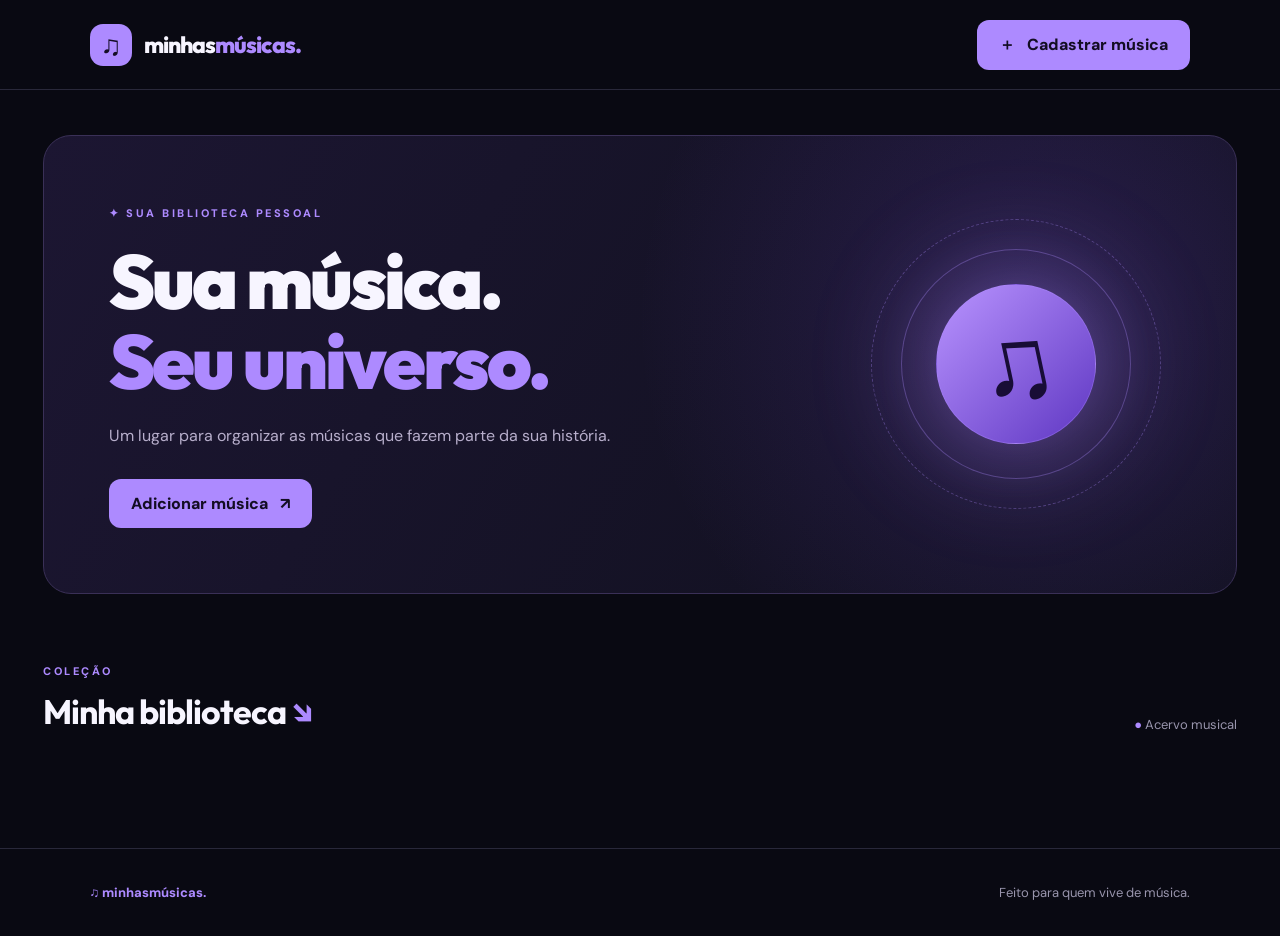
<file: index.html>
<!DOCTYPE html>
<html lang="pt-BR">
<head>
    <meta charset="UTF-8">
    <meta name="viewport" content="width=device-width, initial-scale=1.0">
    <title>Minhas Músicas | Biblioteca</title>
    <link rel="stylesheet" href="index.css">
</head>
<body>

    <header>
        <a href="index.html" class="logo">
            <span class="logo-icon">♫</span>
            <span>minhas<span class="destaque">músicas.</span></span>
        </a>

        <a href="cadastrar.html" class="botao-novo">
            <span>＋</span> Cadastrar música
        </a>
    </header>

    <main>
        <div class="hero">
            <div class="hero-conteudo">
                <span class="etiqueta">✦ SUA BIBLIOTECA PESSOAL</span>
                <h1>Sua música.<br><span>Seu universo.</span></h1>
                <p>Um lugar para organizar as músicas que fazem parte da sua história.</p>
                <a href="cadastrar.html" class="botao-hero">
                    Adicionar música <span>↗</span>
                </a>
            </div>
            <div class="hero-arte">
                <div class="circulo circulo-1"></div>
                <div class="circulo circulo-2"></div>
                <div class="circulo circulo-3"></div>
                <span class="nota">♫</span>
            </div>
        </div>

        <div class="cabecalho-lista">
            <div>
                <span class="etiqueta">COLEÇÃO</span>
                <h2>Minha biblioteca <span>↘</span></h2>
            </div>
            <span class="indicador">● Acervo musical</span>
        </div>

        
        <section id="listaMusicas"></section>

    </main>

    <footer>
        <span>♫ minhasmúsicas.</span>
        <p>Feito para quem vive de música.</p>
    </footer>

    <script src="index.js"></script>
</body>
</html>
</file>
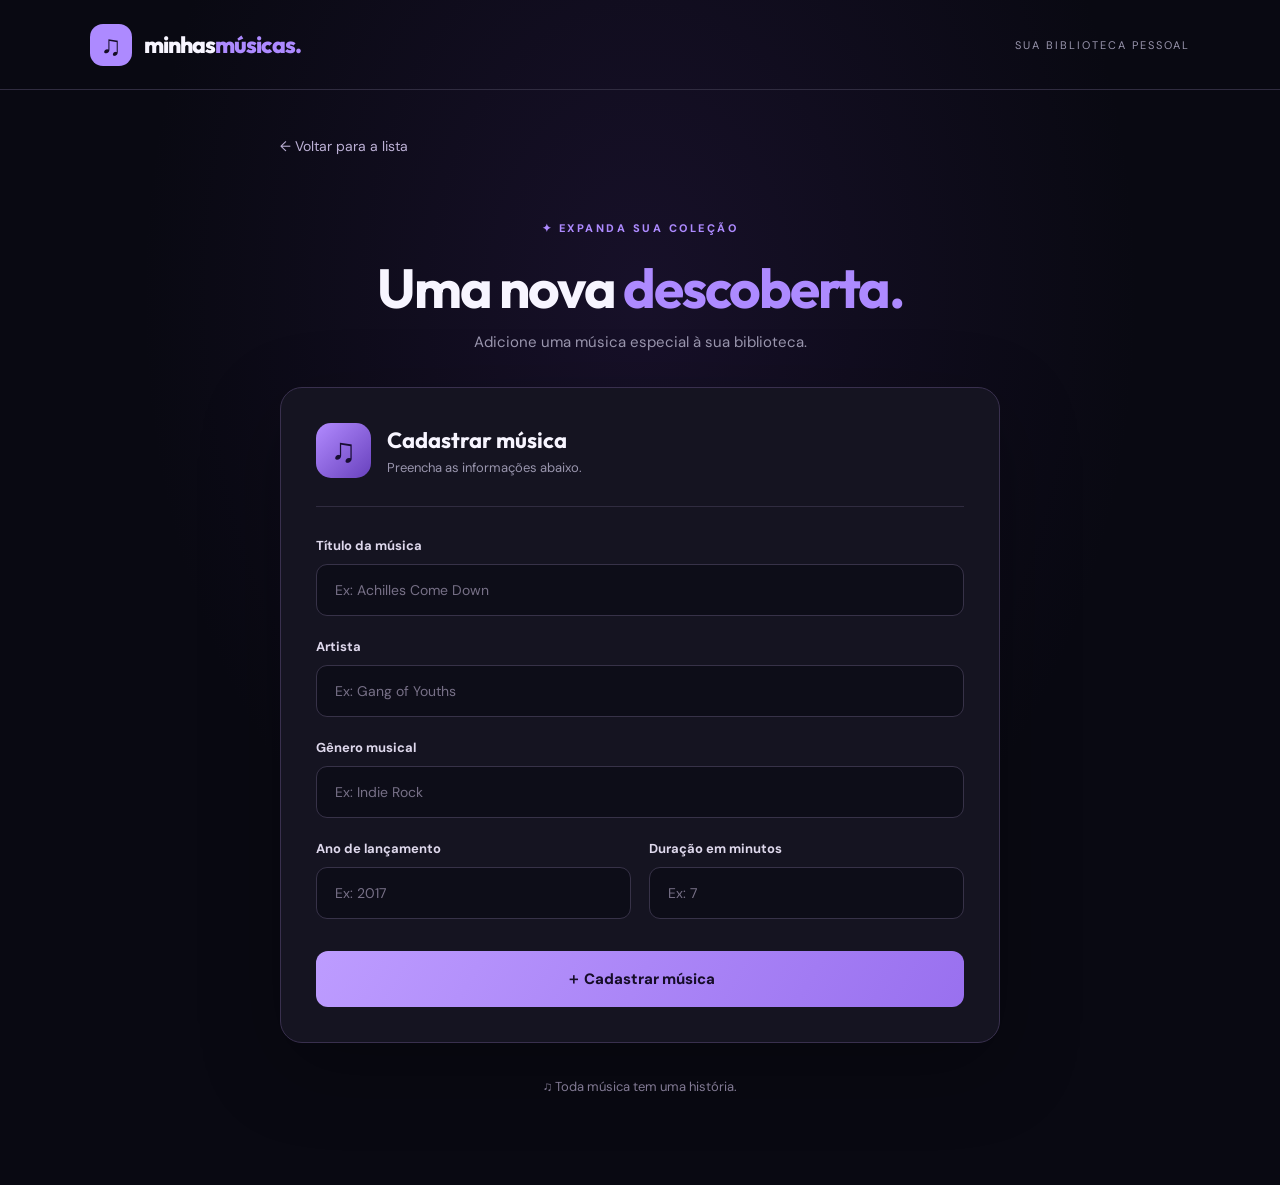
<file: cadastrar.html>
<!DOCTYPE html>
<html lang="pt-BR">
<head>
    <meta charset="UTF-8">
    <meta name="viewport" content="width=device-width, initial-scale=1.0">
    <title>Cadastrar Música | Minhas Músicas</title>
    <link rel="stylesheet" href="cadastrar.css">
</head>
<body>

    <header>
        <a href="index.html" class="logo">
            <span class="logo-icon">♫</span>
            <span>minhas<span class="destaque">músicas.</span></span>
        </a>
        <span class="header-texto">SUA BIBLIOTECA PESSOAL</span>
    </header>

    <main>
        <a href="index.html" class="voltar">← Voltar para a lista</a>

        <div class="titulo-pagina">
            <span class="etiqueta">✦ EXPANDA SUA COLEÇÃO</span>
            <h1>Uma nova <span>descoberta.</span></h1>
            <p>Adicione uma música especial à sua biblioteca.</p>
        </div>

        <div class="painel">
            <div class="painel-topo">
                <div class="icone-painel">♫</div>
                <div>
                    <h2>Cadastrar música</h2>
                    <p>Preencha as informações abaixo.</p>
                </div>
            </div>

            <div class="campos">
                <div class="campo">
                    <label for="titulo">Título da música</label>
                    <input type="text" id="titulo" placeholder="Ex: Achilles Come Down">
                </div>

                <div class="campo">
                    <label for="artista">Artista</label>
                    <input type="text" id="artista" placeholder="Ex: Gang of Youths">
                </div>

                <div class="campo">
                    <label for="genero">Gênero musical</label>
                    <input type="text" id="genero" placeholder="Ex: Indie Rock">
                </div>

                <div class="linha">
                    <div class="campo">
                        <label for="ano">Ano de lançamento</label>
                        <input type="number" id="ano" placeholder="Ex: 2017">
                    </div>

                    <div class="campo">
                        <label for="duracao">Duração em minutos</label>
                        <input type="number" id="duracao" placeholder="Ex: 7">
                    </div>
                </div>

                <button id="botaoCadastrar">＋ Cadastrar música</button>
            </div>
        </div>

        <p class="rodape">♫ Toda música tem uma história.</p>
    </main>

    <script src="cadastrar.js"></script>
</body>
</html>
</file>
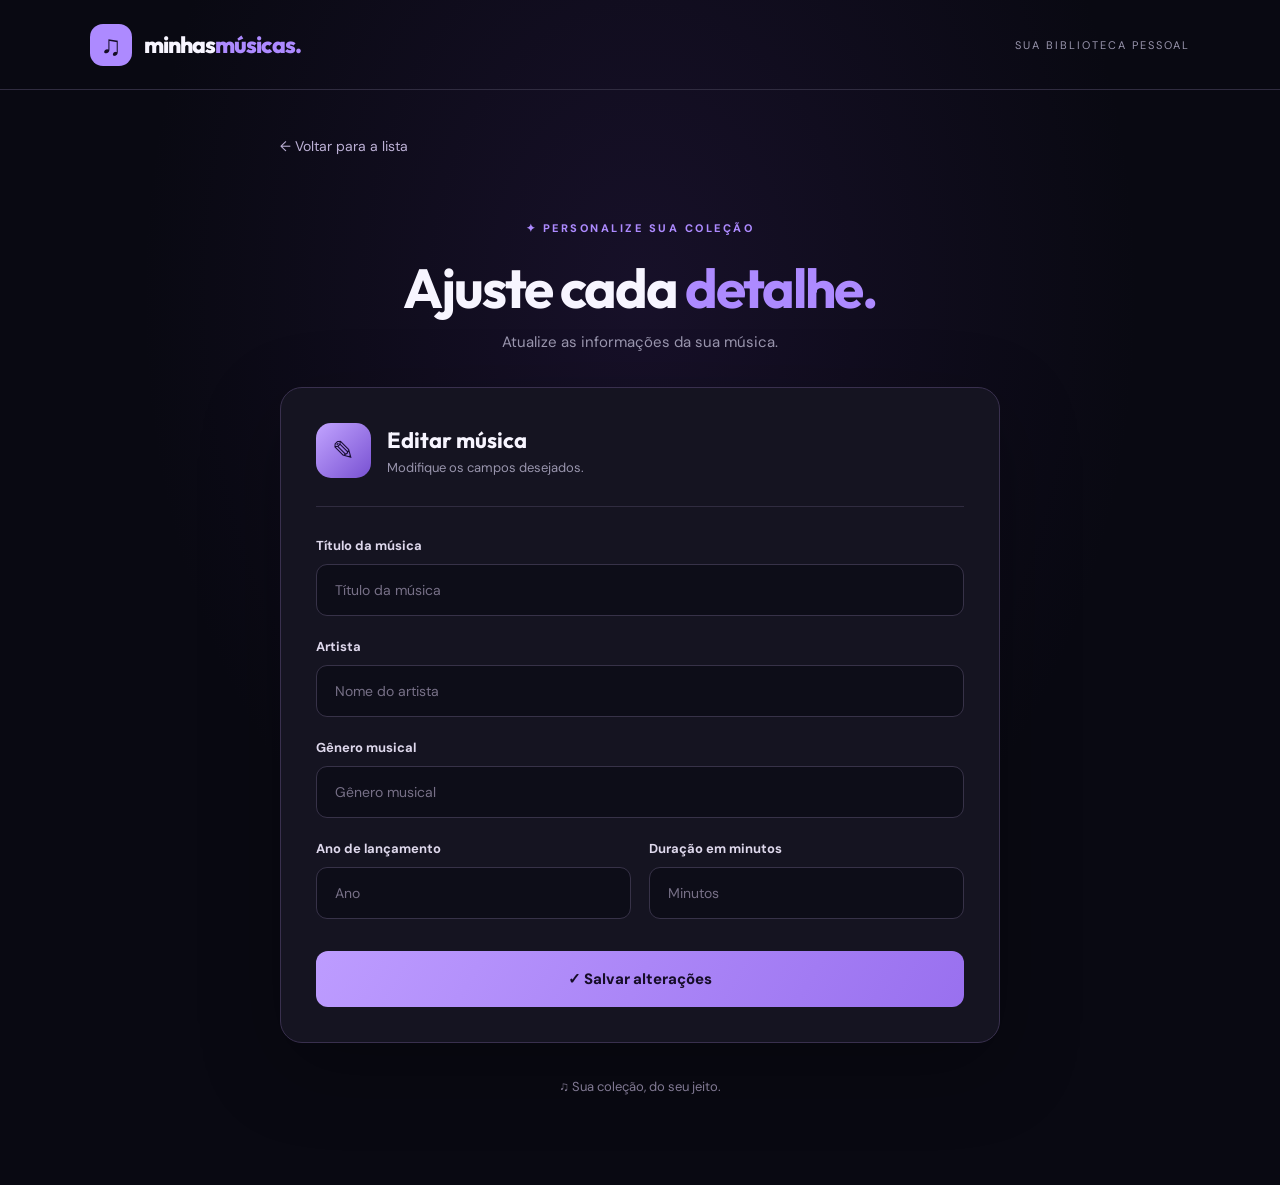
<file: editar.html>
<!DOCTYPE html>
<html lang="pt-BR">
<head>
    <meta charset="UTF-8">
    <meta name="viewport" content="width=device-width, initial-scale=1.0">
    <title>Editar Música | Minhas Músicas</title>
    <link rel="stylesheet" href="editar.css">
</head>
<body>

    <header>
        <a href="index.html" class="logo">
            <span class="logo-icon">♫</span>
            <span>minhas<span class="destaque">músicas.</span></span>
        </a>
        <span class="header-texto">SUA BIBLIOTECA PESSOAL</span>
    </header>

    <main>
        <a href="index.html" class="voltar">← Voltar para a lista</a>

        <div class="titulo-pagina">
            <span class="etiqueta">✦ PERSONALIZE SUA COLEÇÃO</span>
            <h1>Ajuste cada <span>detalhe.</span></h1>
            <p>Atualize as informações da sua música.</p>
        </div>

        <div class="painel">
            <div class="painel-topo">
                <div class="icone-painel">✎</div>
                <div>
                    <h2>Editar música</h2>
                    <p>Modifique os campos desejados.</p>
                </div>
            </div>

            <div class="campos">
                <div class="campo">
                    <label for="titulo">Título da música</label>
                    <input type="text" id="titulo" placeholder="Título da música">
                </div>

                <div class="campo">
                    <label for="artista">Artista</label>
                    <input type="text" id="artista" placeholder="Nome do artista">
                </div>

                <div class="campo">
                    <label for="genero">Gênero musical</label>
                    <input type="text" id="genero" placeholder="Gênero musical">
                </div>

                <div class="linha">
                    <div class="campo">
                        <label for="ano">Ano de lançamento</label>
                        <input type="number" id="ano" placeholder="Ano">
                    </div>

                    <div class="campo">
                        <label for="duracao">Duração em minutos</label>
                        <input type="number" id="duracao" placeholder="Minutos">
                    </div>
                </div>

                <button id="botaoSalvar">✓ Salvar alterações</button>
            </div>
        </div>

        <p class="rodape">♫ Sua coleção, do seu jeito.</p>
    </main>

    <script src="editar.js"></script>
</body>
</html>
</file>
<file: index.css>
@import url('https://fonts.googleapis.com/css2?family=DM+Sans:wght@400;500;600;700;800&family=Outfit:wght@400;500;600;700;800;900&display=swap');

:root {
    --fundo: #090912;
    --card: #141421;
    --borda: #29283a;
    --texto: #f7f5ff;
    --cinza: #9995ad;
    --roxo: #ad8aff;
    --roxo-escuro: #7951dd;
}

* {
    margin: 0;
    padding: 0;
    box-sizing: border-box;
}

body {
    background: var(--fundo);
    color: var(--texto);
    font-family: 'DM Sans', sans-serif;
    min-height: 100vh;
}

a {
    text-decoration: none;
    color: inherit;
}

header {
    height: 90px;
    padding: 0 7%;
    display: flex;
    justify-content: space-between;
    align-items: center;
    border-bottom: 1px solid var(--borda);
}

.logo {
    display: flex;
    align-items: center;
    gap: 12px;
    font-family: 'Outfit', sans-serif;
    font-size: 23px;
    font-weight: 800;
    letter-spacing: -1px;
}

.logo-icon {
    display: grid;
    place-items: center;
    width: 42px;
    height: 42px;
    background: var(--roxo);
    color: #140d24;
    border-radius: 13px;
    font-size: 28px;
}

.destaque {
    color: var(--roxo);
}

.botao-novo,
.botao-hero {
    display: inline-flex;
    align-items: center;
    justify-content: center;
    gap: 12px;
    background: var(--roxo);
    color: #130d23;
    font-weight: 800;
    padding: 14px 22px;
    border-radius: 12px;
    transition: 0.3s;
}

.botao-novo:hover,
.botao-hero:hover {
    background: #c4aaff;
    transform: translateY(-3px);
    box-shadow: 0 10px 35px #ad8aff35;
}

main {
    max-width: 1250px;
    padding: 45px 28px 90px;
    margin: auto;
}

.hero {
    min-height: 390px;
    background:
        radial-gradient(circle at 85% 40%, #7d4eea35, transparent 40%),
        linear-gradient(120deg, #1c1632, #10101d);
    border: 1px solid #3a3057;
    border-radius: 28px;
    display: flex;
    justify-content: space-between;
    align-items: center;
    overflow: hidden;
    padding: 65px;
    position: relative;
}

.hero-conteudo {
    position: relative;
    z-index: 2;
    max-width: 570px;
}

.etiqueta {
    color: var(--roxo);
    font-size: 11px;
    font-weight: 800;
    letter-spacing: 2.5px;
}

.hero h1 {
    font-family: 'Outfit', sans-serif;
    font-size: clamp(45px, 6vw, 76px);
    font-weight: 900;
    letter-spacing: -3px;
    line-height: 1.05;
    margin: 20px 0;
}

.hero h1 span {
    color: var(--roxo);
}

.hero p {
    color: #b7aecb;
    font-size: 16px;
    line-height: 1.7;
    margin-bottom: 30px;
}

.hero-arte {
    position: relative;
    width: 310px;
    height: 310px;
    flex-shrink: 0;
    display: grid;
    place-items: center;
}

.circulo {
    position: absolute;
    border-radius: 50%;
    border: 1px solid #ad8aff55;
}

.circulo-1 {
    width: 290px;
    height: 290px;
    animation: girar 24s linear infinite;
    border-style: dashed;
}

.circulo-2 {
    width: 230px;
    height: 230px;
    background: #ad8aff15;
    box-shadow: 0 0 100px #ad8aff33;
}

.circulo-3 {
    width: 160px;
    height: 160px;
    background: linear-gradient(135deg, #b994ff, #5e36c2);
    box-shadow: 0 0 60px #ad8aff55;
}

.nota {
    font-size: 105px;
    z-index: 1;
    color: #180d36;
    transform: rotate(-12deg);
}

@keyframes girar {
    to { transform: rotate(360deg); }
}

.cabecalho-lista {
    display: flex;
    justify-content: space-between;
    align-items: end;
    margin: 65px 0 25px;
}

.cabecalho-lista h2 {
    font-family: 'Outfit', sans-serif;
    font-size: 34px;
    letter-spacing: -1px;
    margin-top: 10px;
}

.cabecalho-lista h2 span {
    color: var(--roxo);
}

.indicador {
    color: var(--cinza);
    font-size: 13px;
}

.indicador::first-letter {
    color: var(--roxo);
}

#listaMusicas {
    display: flex;
    flex-direction: column;
    gap: 15px;
}

.musica {
    background: var(--card);
    border: 1px solid var(--borda);
    border-radius: 18px;
    padding: 20px 25px;
    display: flex;
    align-items: center;
    gap: 24px;
    transition: 0.3s;
}

.musica:hover {
    border-color: #8f69e8;
    background: #1c192d;
    transform: translateY(-3px);
    box-shadow: 0 15px 35px #00000035;
}

.capa {
    width: 78px;
    height: 78px;
    flex-shrink: 0;
    border-radius: 14px;
    background: linear-gradient(135deg, #a780ff, #42277f);
    display: grid;
    place-items: center;
    font-size: 42px;
    color: #eee5ff;
}

.informacoes {
    flex: 1;
}

.informacoes h2 {
    font-family: 'Outfit', sans-serif;
    font-size: 21px;
    margin-bottom: 5px;
}

.artista {
    color: #c4b7e1;
    font-size: 14px;
    margin-bottom: 9px;
}

.detalhes {
    color: var(--cinza);
    font-size: 12px;
}

.acoes {
    display: flex;
    gap: 10px;
}

.editar,
.apagar {
    padding: 11px 17px;
    border-radius: 9px;
    font-family: inherit;
    font-weight: 700;
    font-size: 13px;
    cursor: pointer;
    transition: 0.2s;
}

.editar {
    color: #cbb7ff;
    background: #ad8aff18;
    border: 1px solid #ad8aff45;
}

.apagar {
    color: #ff9da8;
    background: #ff667710;
    border: 1px solid #ff667733;
}

.editar:hover {
    background: #ad8aff35;
}

.apagar:hover {
    background: #ff66772c;
}

footer {
    border-top: 1px solid var(--borda);
    padding: 35px 7%;
    display: flex;
    justify-content: space-between;
    color: var(--cinza);
    font-size: 13px;
}

footer span {
    color: var(--roxo);
    font-weight: 800;
}

@media (max-width: 800px) {
    header {
        padding: 0 20px;
    }

    .logo {
        font-size: 19px;
    }

    .botao-novo {
        padding: 12px;
        font-size: 12px;
    }

    .hero {
        padding: 40px 28px;
    }

    .hero-arte {
        display: none;
    }

    .musica {
        flex-wrap: wrap;
        padding: 17px;
        gap: 15px;
    }

    .acoes {
        width: 100%;
    }

    .editar,
    .apagar {
        flex: 1;
        text-align: center;
    }

    .indicador {
        display: none;
    }

    footer {
        flex-direction: column;
        gap: 10px;
    }
}

@media (prefers-reduced-motion: reduce) {
    *, *::before, *::after {
        animation: none !important;
        transition: none !important;
    }
}
</file>
<file: cadastrar.css>
@import url('https://fonts.googleapis.com/css2?family=DM+Sans:wght@400;500;600;700;800&family=Outfit:wght@400;500;600;700;800;900&display=swap');

:root {
    --fundo: #090912;
    --card: #151421;
    --borda: #302c40;
    --texto: #f7f5ff;
    --cinza: #9995ad;
    --roxo: #ad8aff;
}

* {
    margin: 0;
    padding: 0;
    box-sizing: border-box;
}

body {
    background:
        radial-gradient(ellipse at 50% 25%, #36205b50, transparent 55%),
        var(--fundo);
    color: var(--texto);
    font-family: 'DM Sans', sans-serif;
    min-height: 100vh;
}

a {
    text-decoration: none;
    color: inherit;
}

header {
    height: 90px;
    border-bottom: 1px solid var(--borda);
    display: flex;
    justify-content: space-between;
    align-items: center;
    padding: 0 7%;
}

.logo {
    display: flex;
    align-items: center;
    gap: 12px;
    font-family: 'Outfit', sans-serif;
    font-size: 23px;
    font-weight: 800;
    letter-spacing: -1px;
}

.logo-icon {
    display: grid;
    place-items: center;
    width: 42px;
    height: 42px;
    background: var(--roxo);
    color: #140d24;
    border-radius: 13px;
    font-size: 28px;
}

.destaque {
    color: var(--roxo);
}

.header-texto {
    font-size: 11px;
    color: var(--cinza);
    letter-spacing: 2px;
}

main {
    max-width: 760px;
    padding: 45px 20px 90px;
    margin: auto;
}

.voltar {
    color: #bcb0d5;
    font-size: 14px;
    transition: 0.2s;
}

.voltar:hover {
    color: var(--roxo);
}

.titulo-pagina {
    text-align: center;
    margin: 60px 0 35px;
}

.etiqueta {
    color: var(--roxo);
    font-size: 11px;
    letter-spacing: 2.5px;
    font-weight: 800;
}

h1 {
    font-family: 'Outfit', sans-serif;
    font-size: clamp(36px, 6vw, 55px);
    letter-spacing: -2px;
    margin: 16px 0 10px;
}

h1 span {
    color: var(--roxo);
}

.titulo-pagina p {
    color: var(--cinza);
    font-size: 15px;
}

.painel {
    background: var(--card);
    border: 1px solid #39304e;
    border-radius: 22px;
    padding: 35px;
    box-shadow: 0 25px 80px #00000045;
}

.painel-topo {
    display: flex;
    align-items: center;
    gap: 16px;
    padding-bottom: 28px;
    border-bottom: 1px solid var(--borda);
    margin-bottom: 30px;
}

.icone-painel {
    width: 55px;
    height: 55px;
    background: linear-gradient(135deg, #b28bff, #6841bd);
    color: #180e32;
    border-radius: 15px;
    display: grid;
    place-items: center;
    font-size: 34px;
}

.painel-topo h2 {
    font-family: 'Outfit', sans-serif;
    font-size: 22px;
}

.painel-topo p {
    color: var(--cinza);
    font-size: 13px;
    margin-top: 5px;
}

.campos {
    display: flex;
    flex-direction: column;
    gap: 22px;
}

.campo {
    display: flex;
    flex-direction: column;
    gap: 10px;
    flex: 1;
}

label {
    font-size: 13px;
    font-weight: 700;
    color: #ded8ec;
}

input {
    width: 100%;
    padding: 16px 18px;
    background: #0d0d18;
    border: 1px solid #373248;
    border-radius: 11px;
    color: white;
    font-family: inherit;
    font-size: 14px;
    outline: none;
    transition: 0.25s;
}

input::placeholder {
    color: #777087;
}

input:focus {
    border-color: var(--roxo);
    box-shadow: 0 0 0 4px #ad8aff16;
    background: #121021;
}

.linha {
    display: flex;
    gap: 18px;
}

#botaoCadastrar {
    width: 100%;
    padding: 18px;
    margin-top: 10px;
    border: none;
    border-radius: 12px;
    background: linear-gradient(120deg, #bd9cff, #9970ef);
    color: #160d28;
    font-family: inherit;
    font-weight: 800;
    font-size: 15px;
    cursor: pointer;
    transition: 0.3s;
}

#botaoCadastrar:hover {
    transform: translateY(-3px);
    box-shadow: 0 12px 35px #ad8aff45;
}

.rodape {
    text-align: center;
    color: #827a94;
    margin-top: 35px;
    font-size: 13px;
}

@media (max-width: 600px) {
    header {
        padding: 0 20px;
    }

    .header-texto {
        display: none;
    }

    .painel {
        padding: 23px;
    }

    .linha {
        flex-direction: column;
        gap: 22px;
    }

    .titulo-pagina {
        margin-top: 45px;
    }
}

@media (prefers-reduced-motion: reduce) {
    *, *::before, *::after {
        transition: none !important;
    }
}
</file>
<file: editar.css>
@import url("cadastrar.css");

.icone-painel {
    background: linear-gradient(135deg, #c2a4ff, #7851d2);
    font-size: 27px;
}

#botaoSalvar {
    width: 100%;
    padding: 18px;
    margin-top: 10px;
    border: none;
    border-radius: 12px;
    background: linear-gradient(120deg, #bd9cff, #9970ef);
    color: #160d28;
    font-family: inherit;
    font-weight: 800;
    font-size: 15px;
    cursor: pointer;
    transition: 0.3s;
}

#botaoSalvar:hover {
    transform: translateY(-3px);
    box-shadow: 0 12px 35px #ad8aff45;
}

@media (prefers-reduced-motion: reduce) {
    #botaoSalvar {
        transition: none;
    }
}
</file>
